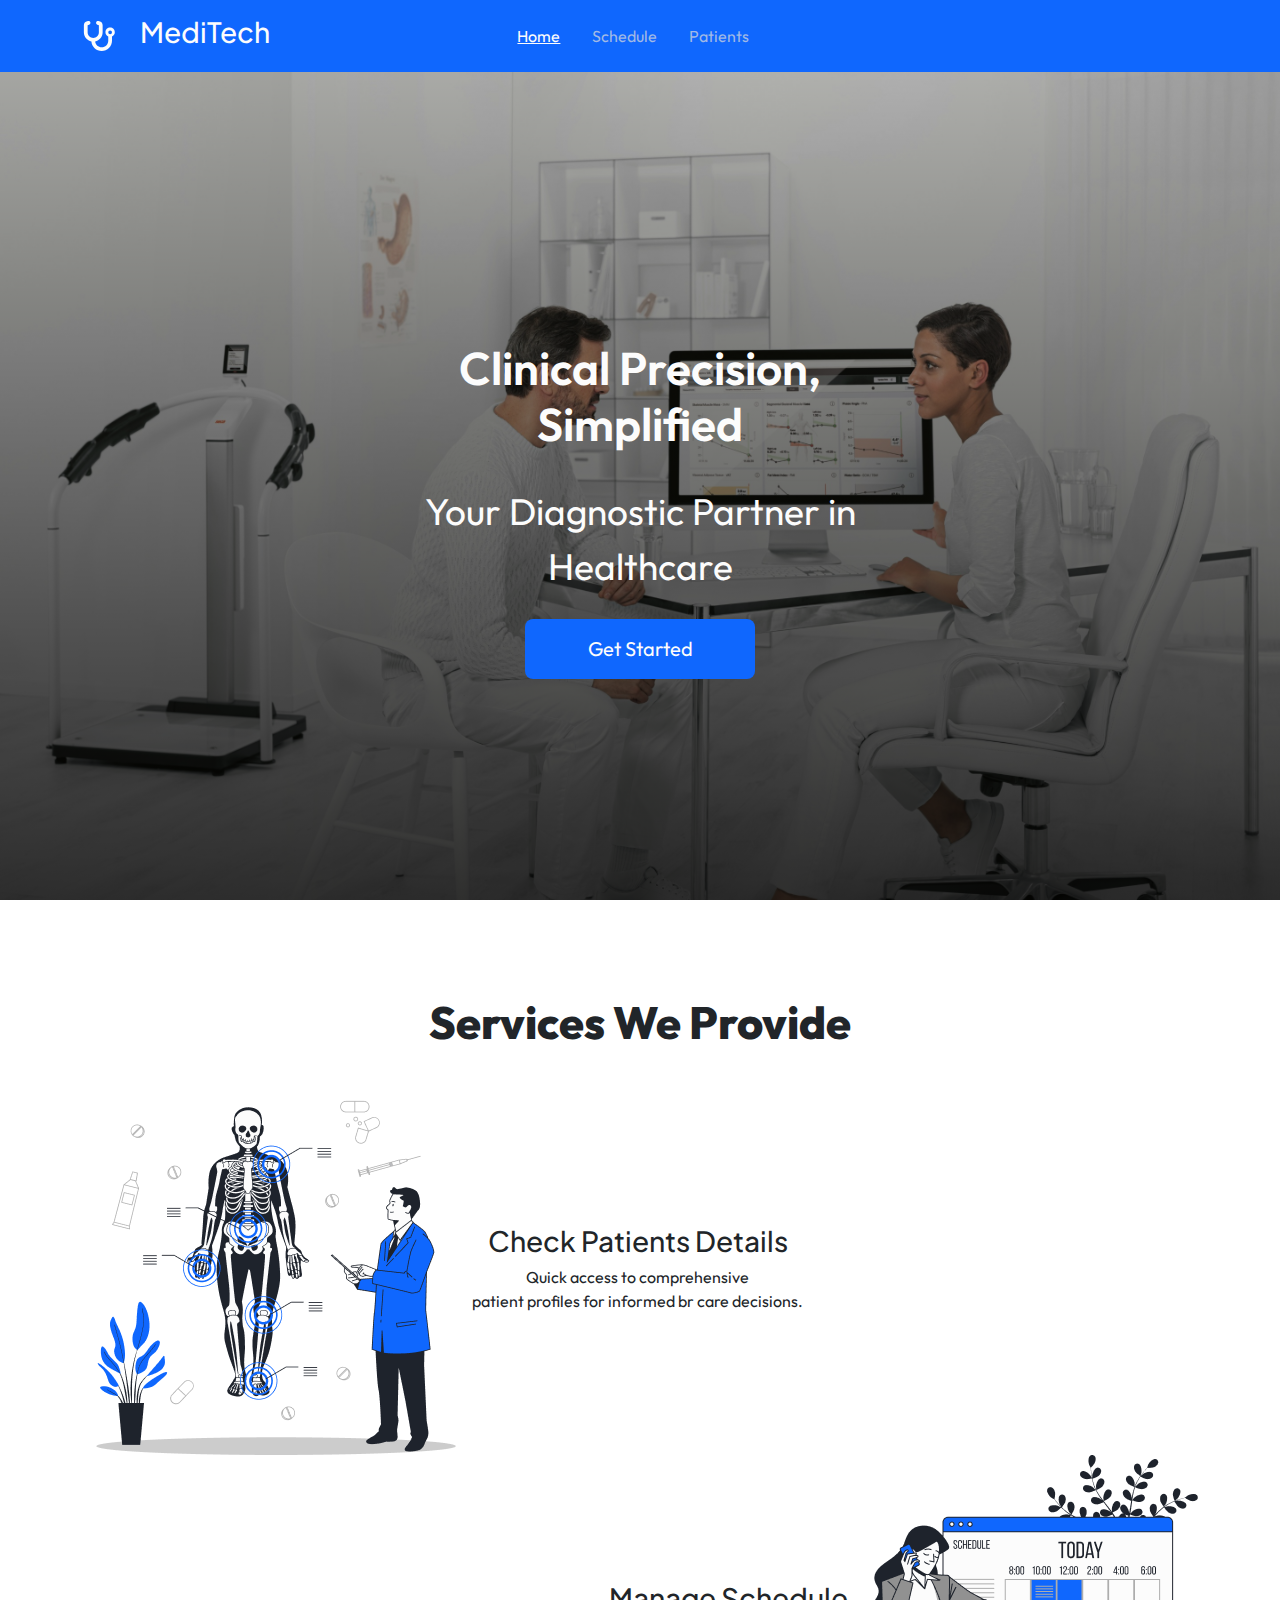
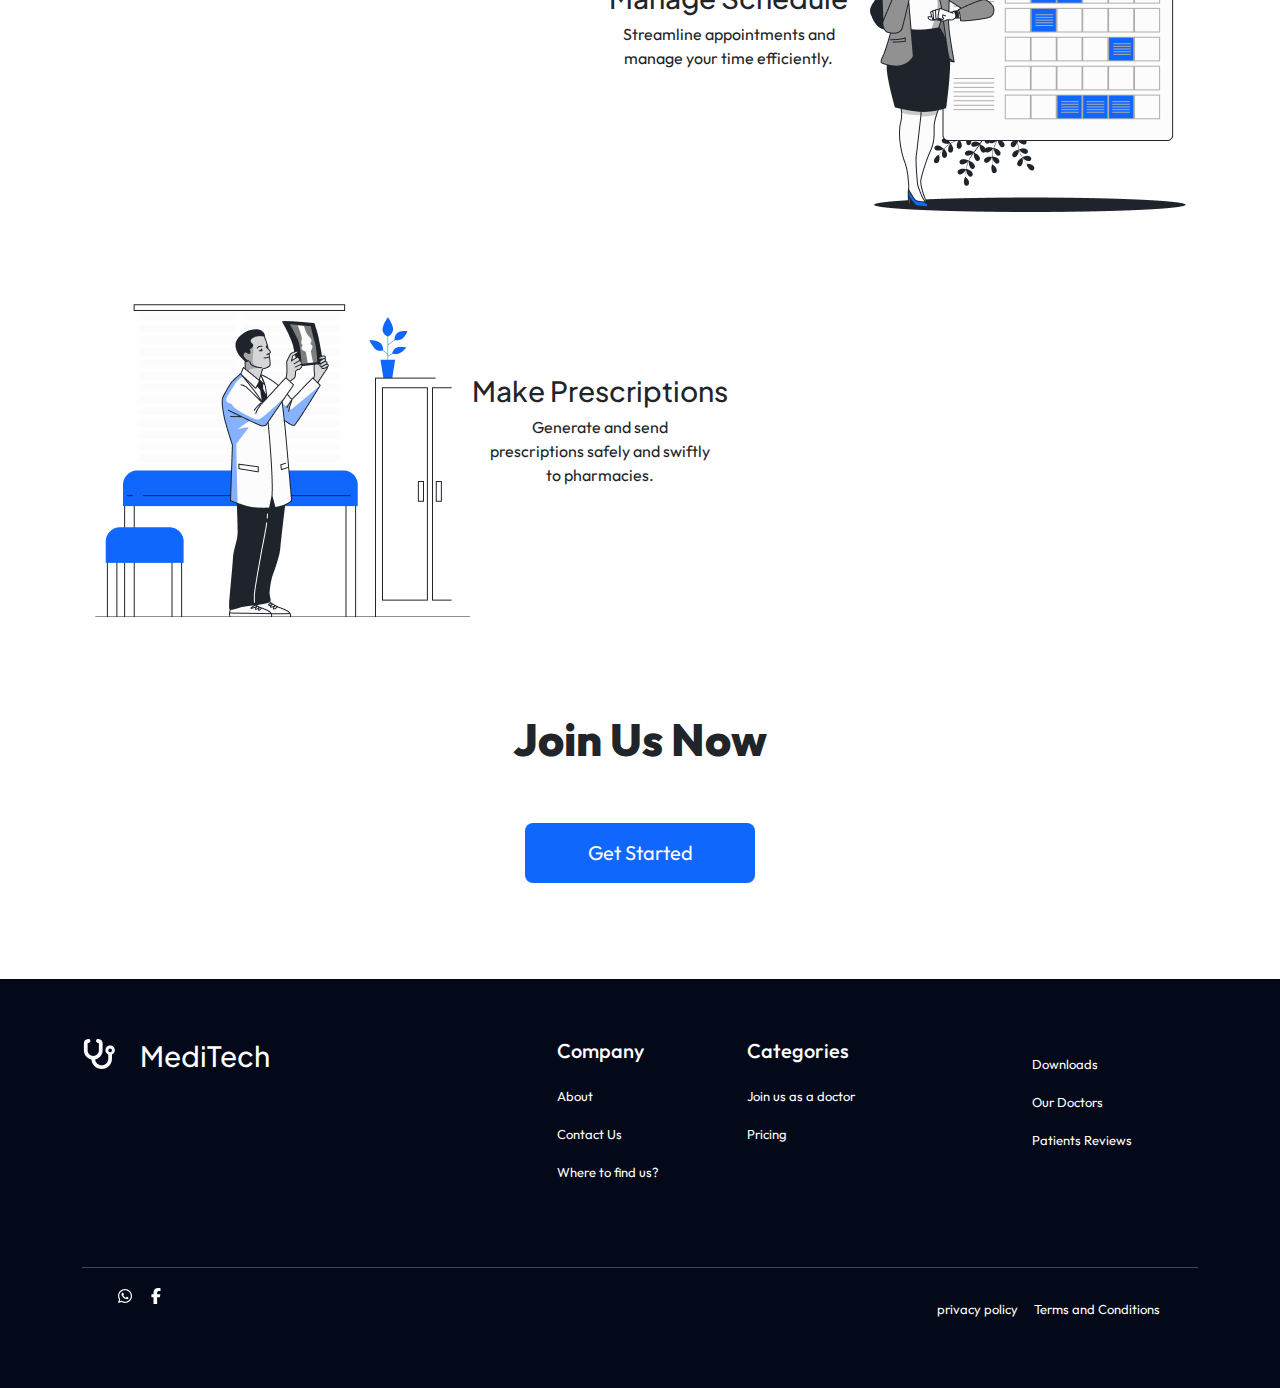
<file: index.html>
<!DOCTYPE html>
<html lang="en">

<head>
    <meta charset="UTF-8">
    <meta name="viewport" content="width=device-width, initial-scale=1.0">
    <title>MediTech</title>
    <link rel="stylesheet" href="css/bootstrap.min.css">
    <link rel="stylesheet" href="css/all.min.css">
    <link rel="preconnect" href="https://fonts.googleapis.com">
    <link rel="preconnect" href="https://fonts.gstatic.com" crossorigin>
    <link href="https://fonts.googleapis.com/css2?family=Outfit:wght@100..900&family=Plus+Jakarta+Sans:ital,wght@0,200..800;1,200..800&display=swap" rel="stylesheet">
    <link rel="stylesheet" href="css/style.css">
    
</head>
<body>
    <!-- START MAIN -->
    <nav class="navbar navbar-expand-lg sticky-top ">
        <div class="container">
            <i class="fa-solid fa-stethoscope icon pe-4"></i>
            <h3 class="first-text">MediTech</h3>
          <button class="navbar-toggler" type="button" data-bs-toggle="collapse" data-bs-target="#main" 
          aria-controls="main" aria-expanded="false" aria-label="Toggle navigation">
            <i class="fa-solid fa-bars"></i>
          </button>
          <div class="collapse navbar-collapse justify-content-center text-center  " id="main">
            <ul class="navbar-nav ">
              <li class="nav-item">
                <a class="nav-link p-lg-3 active text-decoration-underline" aria-current="page" href="index.html">Home</a>
              </li>
              <li class="nav-item">
                <a class="nav-link p-lg-3" href="">Schedule</a>
              </li>
              <li class="nav-item">
                <a class="nav-link p-lg-3" href="">Patients</a>
              </li>
              
            </ul>
            
          </div>
        </div>
      </nav>
    <!--END MAIN -->
    <!-- START LANDING SECTION -->
    <div class="landing d-flex justify-content-center align-items-center ">
        <div class="text-center text-white ">
            <h1 class="pt-5">Clinical Precision,<br> Simplified</h1>
            <p class=" pt-4 pb-2">Your Diagnostic Partner in<br> Healthcare</p>
            <form action="login.html"><button class="btn-login  main-btn btn-lg border-0  "  href="">Get Started</button></form>
        </div>
    </div>
    <!-- END LANDING SECTION -->
    <!-- START SERVICES -->
    <div class="services pt-5 pb-5 text-center">
        <div class="container">
            <div class="main-title mt-5 mb-5">
                <h2>Services We Provide</h2>
            </div>
            <div class="content-services">
                <div class="box1 d-flex justify-content-start align-items-center  ">
                    <img src="./images/2.png" alt="">
                    <div class="conten1 text-center">
                        <h3 class="boxes">Check Patients Details</h3>
                        <p>Quick access to comprehensive <br> patient profiles for informed br care decisions.</p>
                    </div>

                </div>
                <div class="box2 d-flex justify-content-end align-items-center  pb-5 r">
                    <div class="conten1 text-center ">
                        <h3 class="boxes">Manage Schedule</h3>
                        <p>Streamline appointments and <br> manage your time efficiently.</p>                        
                    </div>
                    <img src="./images/3.png" alt="">

                </div>
                <div class="box3 d-flex justify-content-start align-items-center  pb-5 ">
                    <img src="./images/4.png" alt="">
                    <div class="conten1 text-center ">
                        <h3 class="boxes">Make Prescriptions</h3>
                        <p>Generate and send <br> prescriptions safely and swiftly <br> to pharmacies.</p>
                    </div>

                </div>
            </div>
            <div class="sec-title mt-5 mb-5">
                <h2 class="pb-5">Join Us Now</h2>
                <form action="login.html"><button class="btn-login  main-btn btn-lg border-0 "  href="">Get Started</button></form>
            </div>
        </div>

    </div>
    <!-- END SERVICES -->
    <!-- START FOOTER -->
    <footer>
        <div class="container  text-center text-md-start text-white ">
            <div class="row">
                <div class=" col-md-6 col-lg-5 ">
                    <div class="logo d-flex">
                        <i class="fa-solid fa-stethoscope icon pe-4"></i>
                    <h3>MediTech</h3>
                    </div>

                </div>
                <div class="col-md-6 col-lg-2">
                    <div class="links">
                        <h5>Company</h5>
                        <ul class="list-unstyled lh-lg">
                            <li>About</li>
                            <li>Contact Us</li>
                            <li>Where to find us?</li>
                            
                        </ul>
                    </div>


                </div>
                <div class="col-md-6 col-lg-3">
                    <div class="links">
                        <h5>Categories</h5>
                        <ul class="list-unstyled lh-lg">
                            <li>Join us as a doctor</li>
                            <li>Pricing</li>
                            
                        </ul>
                    </div>


                </div>
                <div class="col-md-6 col-lg-2">
                    <div class="links">
                        <ul class="list-unstyled lh-lg">
                            <li>Downloads</li>
                            <li>Our Doctors</li>
                            <li>Patients Reviews</li>
                            
                        </ul>
                    </div>


                </div>
               
                


            </div>
            <hr>
            <div class="row  d-flex  text-white">
                <div class="social col-lg-9  ps-5">
                    <i class="fa-brands fa-whatsapp pe-3 "></i>
                    <i class="fa-brands fa-facebook-f "></i>
                </div>
                <div class="links-right col-lg-3 ">
                    <ul class="list-unstyled lh-lg d-flex ">
                        <li class="pe-3">privacy policy</li>
                        
                        <li>Terms and Conditions</li>
                        
                        
                    </ul>
                </div>
            </div>
            
        </div>
    </footer>
    <!-- END FOOTER -->
   


    <script src="js/bootstrap.bundle.min.js"></script>
    <script src="js/all.min.js"></script>
    <script src="js/main.js"></script>
</body>
</html>
</file>
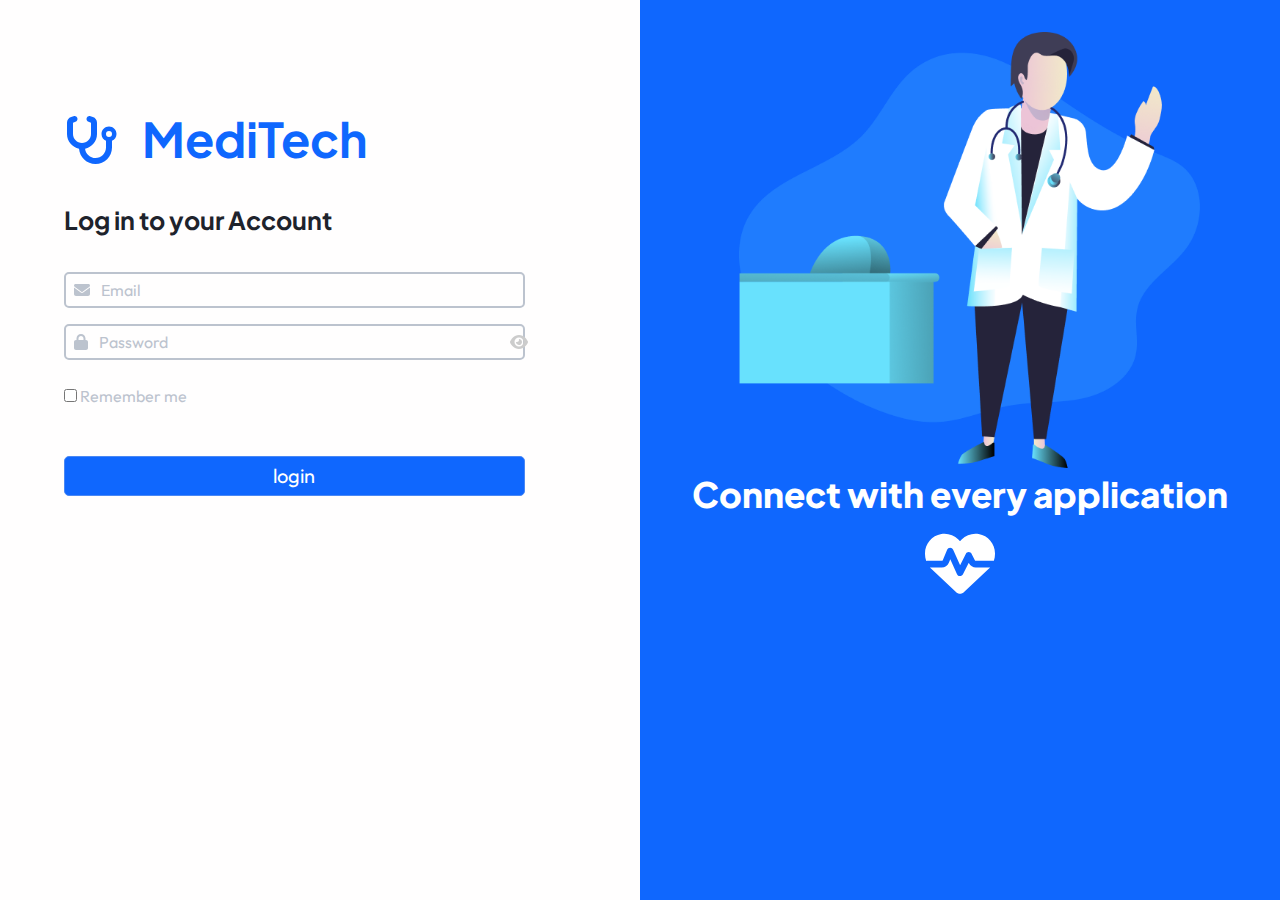
<file: login.html>
<!DOCTYPE html>
<html lang="en">
<head>
    <meta charset="UTF-8">
    <meta name="viewport" content="width=device-width, initial-scale=1.0">
    <title>MediTech</title>
    <link rel="stylesheet" href="css/bootstrap.min.css">
    <link rel="stylesheet" href="css/all.min.css">
    <link rel="preconnect" href="https://fonts.googleapis.com">
    <link rel="preconnect" href="https://fonts.gstatic.com" crossorigin>
    <link href="https://fonts.googleapis.com/css2?family=Outfit:wght@100..900&family=Plus+Jakarta+Sans:ital,wght@0,200..800;1,200..800&display=swap" rel="stylesheet">
    <link rel="stylesheet" href="css/style.css">

</head>
<bod>
        
    <!-- START LOGIN -->
    
        <div class="row-login d-flex  " >
            <form action="https://meditech20240428213036.azurewebsites.net/api/Account/Login" class="login-form" method="POST">
                <div class="cotent-center  ">
                    
                    <h1 class="tittel  fa-3x"> <i class="fas  fa-stethoscope pe-4 "></i>MediTech</h1>
                    <p class="text-left pb-3 ">Log in to your Account </p>
                    <div class="input-field mb-3 pt-1 pb-1">
                            <i class="fas fa-envelope ps-2 pe-2"></i>
                            <input type="email" name="email" class="box" placeholder="Email"  >
                    </div>
                    <div class="input-field mb-3  pt-1 pb-1">
                        <i class="fas fa-lock ps-2 pe-2 "></i>
                        <input type="password" class="box" name="password" placeholder="Password" >
                        <span onclick="showPassword(this)" class="eye-pass  position-absolute "><i class="fas fa-eye pe-2"></i></span>
                        <script>
                            function showPassword(elem){
                                let myInput = elem.parentElement.querySelector('input');
                                if(myInput.type == 'text'){
                                    myInput.type = 'password'
                                }else if(myInput.type == 'password'){
                                    myInput.type = 'text'
                                }
                              
                               
                            }
                        </script>
                    </div>
                    <div class="check  mt-4 mb-5 ">
                        <input type="checkbox"  value="Remember me">
                        <label for="">Remember me</label>
                    </div>
                    
                    <input type="submit" value="login" id="submit" class=" pt-1 pb-1" >
                </div>
            </form>
            <div class="content-login  ">
                <div class="content-login-top text-center ">
                    <img src="./images-login/Doctor.png" alt="Doctor"  >

                </div>
                
                <p class="text-right">Connect with every application  <br> <i class="fas fa-heart-pulse fa-2x  pt-2"></i></p>
                
            </div>
        </div>
      
    <!-- </div> -->
    <!-- END LOGIN -->


    <script src="js/bootstrap.bundle.min.js"></script>
    <script src="js/all.min.js"></script> 
    <script src="js/main.js"></script>
</body>
</html>
</file>
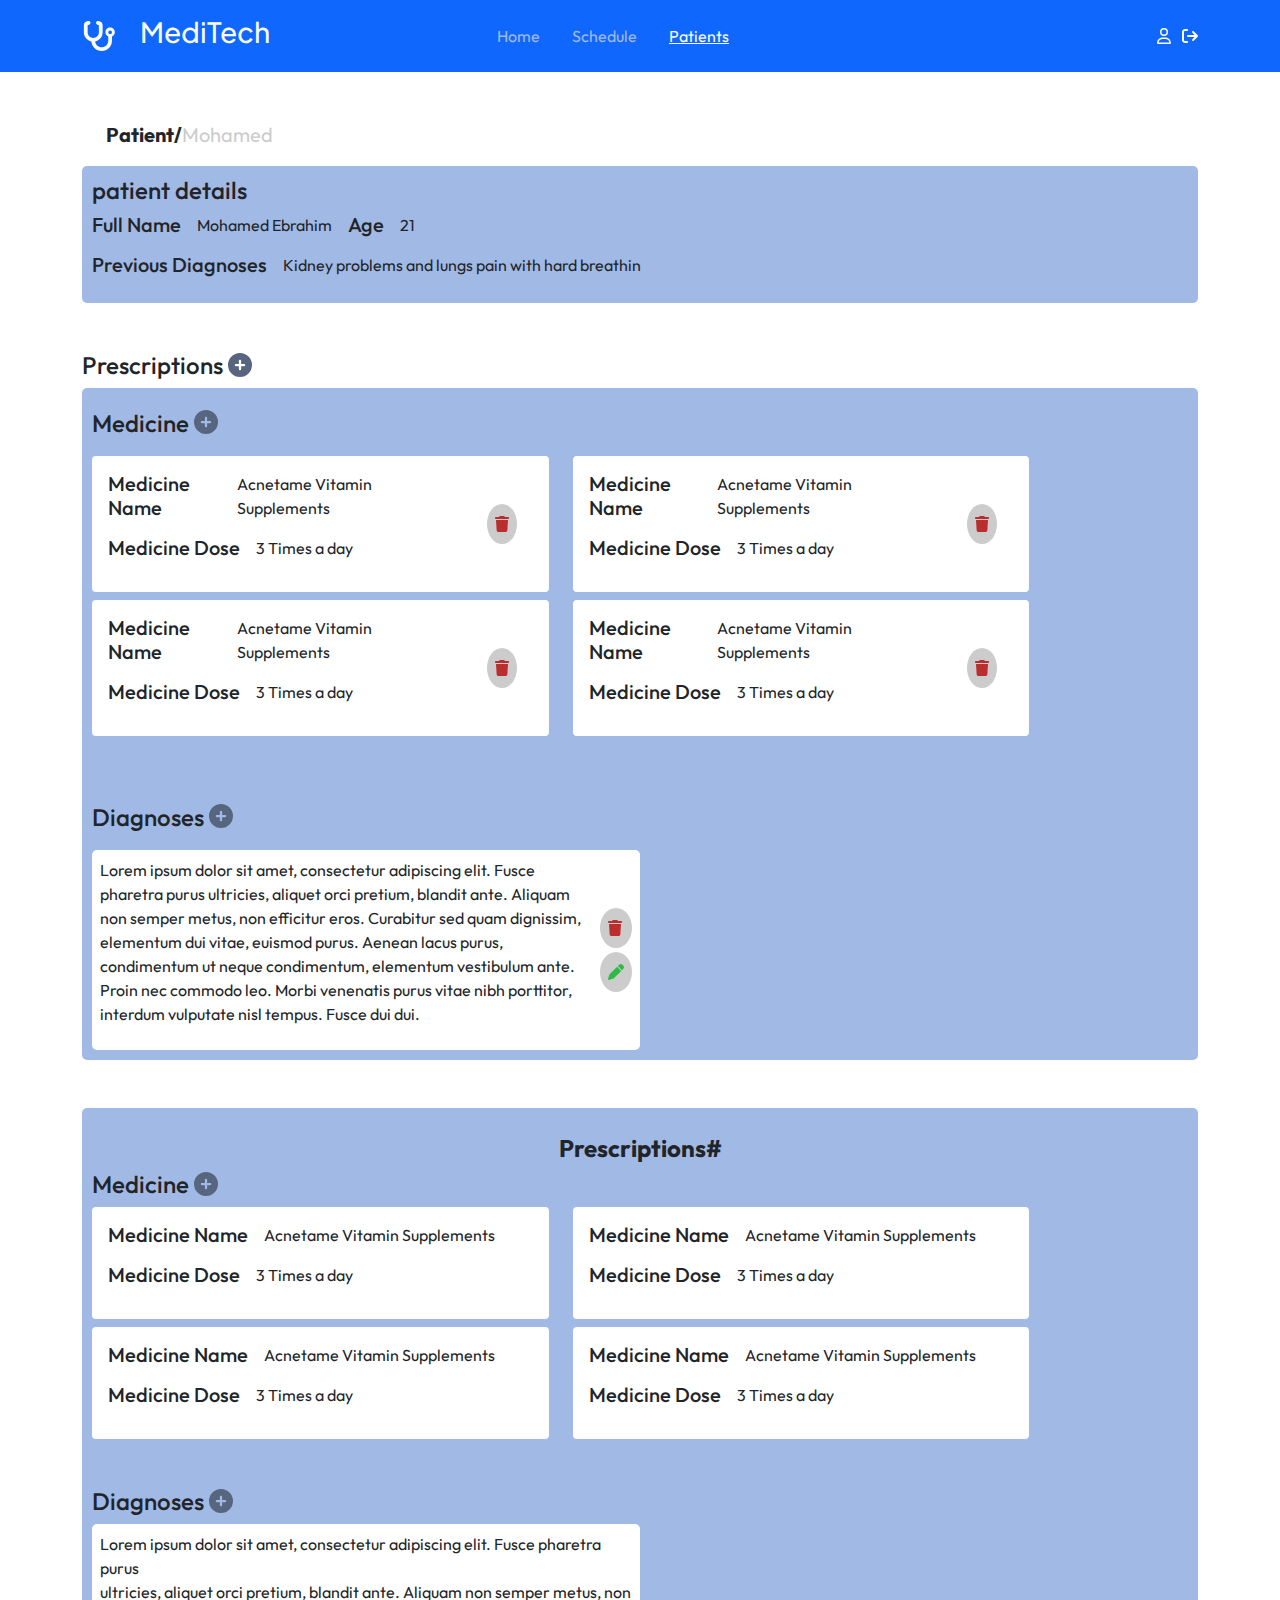
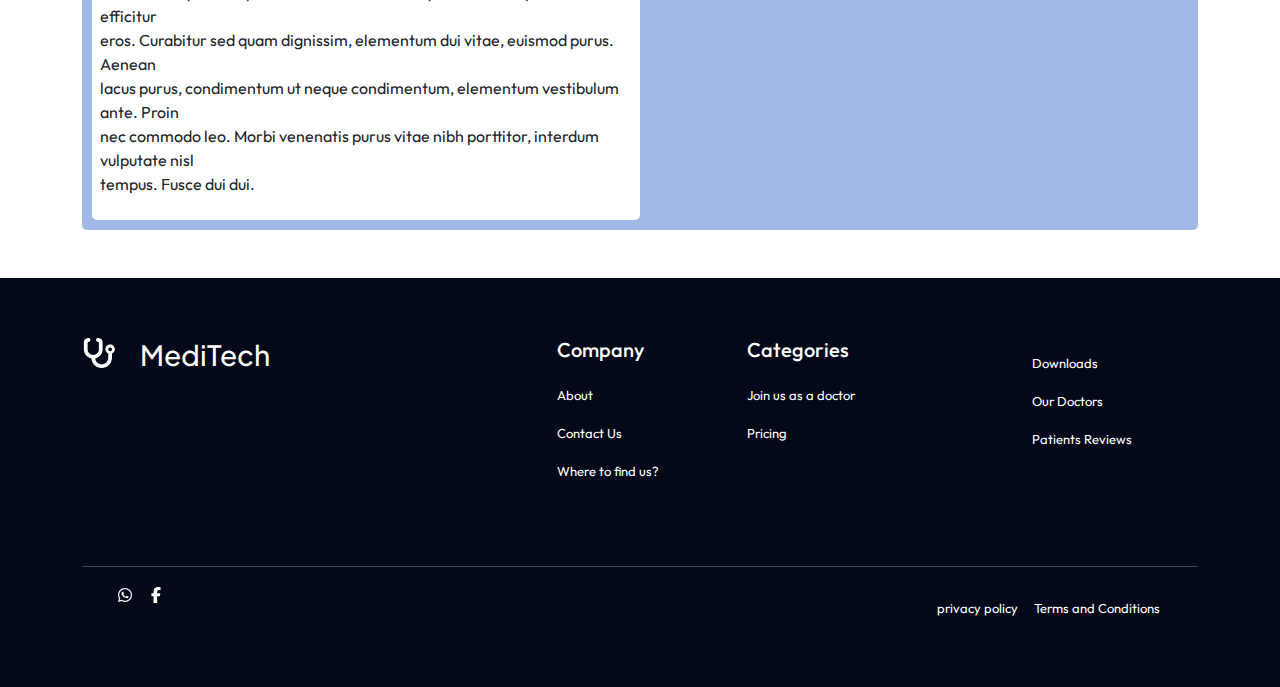
<file: Patients.html>
<!DOCTYPE html>
<html lang="en">
<head>
    <meta charset="UTF-8">
    <meta name="viewport" content="width=device-width, initial-scale=1.0">
    <title>MediTech</title>
    <link rel="stylesheet" href="css/bootstrap.min.css">
    <link rel="stylesheet" href="css/all.min.css">
    <link rel="preconnect" href="https://fonts.googleapis.com">
    <link rel="preconnect" href="https://fonts.gstatic.com" crossorigin>
    <link href="https://fonts.googleapis.com/css2?family=Outfit:wght@100..900&family=Plus+Jakarta+Sans:ital,wght@0,200..800;1,200..800&display=swap" rel="stylesheet">
    <link rel="stylesheet" href="css/style.css">
    
</head>
<body>
    <!-- START MAIN -->

    <nav class="navbar navbar-expand-lg sticky-top ">
      <div class="container">
          <i class="fa-solid fa-stethoscope icon pe-4"></i>
          <h3 class="first-text">MediTech</h3>
        <button class="navbar-toggler" type="button" data-bs-toggle="collapse" data-bs-target="#main" 
        aria-controls="main" aria-expanded="false" aria-label="Toggle navigation">
          <i class="fa-solid fa-bars"></i>
        </button>
        <div class="collapse navbar-collapse justify-content-center text-center  " id="main">
          <ul class="navbar-nav ">
            <li class="nav-item">
              <a class="nav-link p-lg-3 " aria-current="page" href="index.html">Home</a>
            </li>
            <li class="nav-item">
              <a class="nav-link p-lg-3" href="schedule.html">Schedule</a>
            </li>
            <li class="nav-item">
              <a class="nav-link p-lg-3 active text-decoration-underline" href="Patients.html">Patients</a>
            </li>
            
          </ul>
          
        </div>
        <div class="nav-icon">
          <i class="fa-regular fa-user pe-2" ></i>
          <i class="fa-solid fa-arrow-right-from-bracket"></i>
        </div>
      </div>
    </nav>
    <!--END MAIN -->
    <!-- START Patient Details -->
    <div class="container">
        <div class="sec-one mt-5 mb-5">
            <p class="ps-4 paragragh-top"><b>Patient/</b><span >Mohamed</span></p>
            <div class="patient-details ">
                <h4 class="text-lowercase">Patient Details</h4>
                <div class="row-one d-flex">
                    <h5 class="pe-3">Full Name</h5>
                    <p class="pe-3">Mohamed Ebrahim</p>
                    <h5 class="pe-3">Age</h5>
                    <p>21</p>
                </div>
                <div class="row-two d-flex">
                  <h5 class="pe-3">Previous Diagnoses</h5>
                  <p>Kidney problems and lungs pain with hard breathin</p>
                  
              </div>

            </div>
        </div>
        <div class="sec-two mb-5">
          <h4>Prescriptions <i class="fa-solid fa-circle-plus "></i></h4>
          <div class="prescriptions">
            <div class="content-one">
              <h4>Medicine 
                <!-- Button trigger modal -->
              <button type="button" class="btn-icon bg-transparent border-0" data-bs-toggle="modal" data-bs-target="#staticBackdrop">
                <i class="fa-solid fa-circle-plus"></i>
              </button>

              <!-- Modal -->
              <div class="modal fade" id="staticBackdrop" data-bs-backdrop="static" data-bs-keyboard="false" tabindex="-1" aria-labelledby="staticBackdropLabel" aria-hidden="true">
                <div class="modal-dialog">
                  <div class="modal-content">
                    <div class="modal-header">
                      <h5 class="modal-title text-center " id="staticBackdropLabel">Medicine Details</h5>
                    </div>
                    <div class="modal-body">
                      <div class="text-center ">
                        <div class="input-one">
                          <label for="name" class="pb-4">
                            Name
                            <input type="text"id="name" name="name" value="" class="bg-transparent ms-3 ">
                          </label>
                        </div>

                        <div class="input-two">
                          <label for="dose" class="">
                            Dose
                            <input type="text"id="dose" name="dose" value="" class="bg-transparent ms-4 ">
                          </label>
                        </div>
                      </div>
                    </div>
                    <div class="modal-footer">
                      <button type="button" class="btn me-4">Applay</button>
                      <button type="button" class="btn ms-4 " data-bs-dismiss="modal">Cancle</button>
                    </div>
                  </div>
                </div>
              </div>
              </h4>
              <div class="info-row-one d-flex  ">
                <div class="top-left col-5  bg-white d-flex me-4 p-3 mb-2 rounded-2  justify-content-center align-items-center">
                  <div class="info-box">
                  <div class="info-top d-flex  ">
                    <h5 class="pe-3">Medicine Name</h5>
                      <p class="pe-3">Acnetame Vitamin Supplements</p>
                  </div>
                  <div class="info-but d-flex ">
                    <h5 class="pe-3">Medicine Dose</h5>
                      <p class="pe-3">3 Times a day</p>
                  </div>
                </div>
                
                <div class="box-icon p-2  ms-5 me-3  trashstyle  ">
                  <i class="fa-solid fa-trash"></i>
                  </div>
                </div>
                <div class="top-right  col-5 bg-white d-flex me-2 p-3 mb-2  rounded-2 justify-content-center align-items-center ">
                  <div class="info-box">
                  <div class="info-top d-flex">
                    <h5 class="pe-3">Medicine Name</h5>
                      <p class="pe-3">Acnetame Vitamin Supplements</p>
                  </div>
                  <div class="info-but d-flex">
                    <h5 class="pe-3">Medicine Dose</h5>
                      <p class="pe-3">3 Times a day</p>
                  </div>
                </div>
                
                <div class="box-icon p-2   ms-5 me-3 trashstyle ">
                  <i class="fa-solid fa-trash"></i>
                  </div>
                </div>
              </div>

              <div class="info-row-two d-flex ">
                <div class="top-left col-5 bg-white d-flex me-4 p-3 mb-2 rounded-2 justify-content-center align-items-center">
                  <div class="info-box">
                  <div class="info-top d-flex">
                    <h5 class="pe-3">Medicine Name</h5>
                      <p class="pe-3">Acnetame Vitamin Supplements</p>
                  </div>
                  <div class="info-but d-flex">
                    <h5 class="pe-3">Medicine Dose</h5>
                      <p class="pe-3">3 Times a day</p>
                  </div>
                </div>
                
                <div class="box-icon p-2 ms-5 me-3   trashstyle ">
                  <i class="fa-solid fa-trash"></i>
                  </div>
                </div>
                <div class="top-right col-5 bg-white d-flex me-4 p-3 mb-2 rounded-2  justify-content-center align-items-center">
                  <div class="info-box">
                  <div class="info-top d-flex">
                    <h5 class="pe-3">Medicine Name</h5>
                      <p class="pe-3">Acnetame Vitamin Supplements</p>
                  </div>
                  <div class="info-but d-flex">
                    <h5 class="pe-3">Medicine Dose</h5>
                      <p class="pe-3">3 Times a day</p>
                  </div>
                </div>
                
                <div class="box-icon p-2 ms-5 me-3   trashstyle">
                  <i class="fa-solid fa-trash"></i>
                  </div>
                </div>
              </div>
              
              
            </div>
            <h4 class="mt-5">Diagnoses 
              
              <!-- Button trigger modal -->
              <button type="button" class="btn-icon bg-transparent border-0" data-bs-toggle="modal" data-bs-target="#staticBackdrop-2">
                <i class="fa-solid fa-circle-plus"></i>
              </button>

              <!-- Modal -->
              <div class="modal fade" id="staticBackdrop-2" data-bs-backdrop="static" data-bs-keyboard="false" tabindex="-1" aria-labelledby="staticBackdropLabel" aria-hidden="true">
                <div class="modal-dialog">
                  <div class="modal-content2">
                    <div class="modal-header">
                      <h5 class="modal-title" id="staticBackdropLabel">Diagnoses</h5>
                    </div>
                    <div class="modal-body">
                      <textarea name="" id="dose-text" class="bg-transparent  diagnosetext" ></textarea>
                      <!-- <input type="text" id="dose-text" value="" class="bg-transparent  diagnosetext"> -->
                    </div>
                    <div class="modal-footer">
                      <button type="button" class="btn">Applay</button>
                      <button type="button" class="btn " data-bs-dismiss="modal">Cancle</button>
                    </div>
                  </div>
                </div>
              </div> 
            </h4>
            <div class="info-but bg-white d-flex p-2 col-6">
              <div class="but-left ">
                <p>Lorem ipsum dolor sit amet, consectetur adipiscing elit. Fusce pharetra purus  ultricies, aliquet orci pretium, blandit ante. Aliquam non semper metus, non efficitur eros. Curabitur sed quam dignissim, elementum dui vitae, euismod purus. Aenean lacus purus, condimentum ut neque condimentum, elementum vestibulum ante. Proin  nec commodo leo. Morbi venenatis purus vitae nibh porttitor, interdum vulputate nisl  tempus. Fusce dui dui.</p>

              </div>
              <div class="icon-del-add align-content-center ps-3 ">
                <div class="box-icon p-2 rounded-circle mb-1">
                <i class="fa-solid fa-trash"></i>
                </div>
                <div class="box-icon  p-2 rounded-circle">
                  <i class="fa-solid fa-pen"></i>
                </div>

              </div>
            </div>

          </div>
          


        </div>
        <div class="sec-3th mb-5">
          <div class="prescriptions mt-5 ">
            <h4 class="text-center pt-3"><b>Prescriptions#</b></h4>
            <div class="content-one">
              <h4>Medicine <i class="fa-solid fa-circle-plus"></i></h4>
              <div class="info-row-one d-flex ">
                <div class="top-left col-5 bg-white d-flex me-4 p-3 mb-2 rounded-2">
                  <div class="info-box">
                  <div class="info-top d-flex">
                    <h5 class="pe-3">Medicine Name</h5>
                      <p class="pe-3">Acnetame Vitamin Supplements</p>
                  </div>
                  <div class="info-but d-flex">
                    <h5 class="pe-3">Medicine Dose</h5>
                      <p class="pe-3">3 Times a day</p>
                  </div>
                </div>
                
                
                </div>
                <div class="top-right col-5 bg-white d-flex me-4 p-3 mb-2 rounded-2">
                  <div class="info-box">
                  <div class="info-top d-flex">
                    <h5 class="pe-3">Medicine Name</h5>
                      <p class="pe-3">Acnetame Vitamin Supplements</p>
                  </div>
                  <div class="info-but d-flex">
                    <h5 class="pe-3">Medicine Dose</h5>
                      <p class="pe-3">3 Times a day</p>
                  </div>
                </div>
                </div>
              </div>

              <div class="info-row-two d-flex ">
                <div class="top-left col-5 bg-white d-flex me-4 p-3 rounded-2">
                  <div class="info-box">
                  <div class="info-top d-flex">
                    <h5 class="pe-3">Medicine Name</h5>
                      <p class="pe-3">Acnetame Vitamin Supplements</p>
                  </div>
                  <div class="info-but d-flex">
                    <h5 class="pe-3">Medicine Dose</h5>
                      <p class="pe-3">3 Times a day</p>
                  </div>
                </div>
                </div>
                <div class="top-right col-5 bg-white d-flex me-4 p-3  rounded-2">
                  <div class="info-box">
                  <div class="info-top d-flex">
                    <h5 class="pe-3">Medicine Name</h5>
                      <p class="pe-3">Acnetame Vitamin Supplements</p>
                  </div>
                  <div class="info-but d-flex">
                    <h5 class="pe-3">Medicine Dose</h5>
                      <p class="pe-3">3 Times a day</p>
                  </div>
                </div>
                </div>
              </div>
              
              
            </div>
            <h4 class="mt-5">Diagnoses <i class="fa-solid fa-circle-plus"></i></h4>
            <div class="info-but bg-white d-flex p-2  col-6">
              <div class="but-left ">
                <p>Lorem ipsum dolor sit amet, consectetur adipiscing elit. Fusce pharetra purus <br> ultricies, aliquet orci pretium, blandit ante. Aliquam non semper metus, non efficitur <br> eros. Curabitur sed quam dignissim, elementum dui vitae, euismod purus. Aenean <br> lacus purus, condimentum ut neque condimentum, elementum vestibulum ante. Proin <br> nec commodo leo. Morbi venenatis purus vitae nibh porttitor, interdum vulputate nisl <br> tempus. Fusce dui dui.</p>

              </div>
            </div>

          </div>
          


        </div>
    </div>
    <!-- END Patient Details -->

    <!-- START FOOTER -->
    <footer>
        <div class="container  text-center text-md-start text-white ">
            <div class="row">
                <div class=" col-md-6 col-lg-5 ">
                    <div class="logo d-flex">
                        <i class="fa-solid fa-stethoscope icon pe-4"></i>
                    <h3>MediTech</h3>
                    </div>

                </div>
                <div class="col-md-6 col-lg-2">
                    <div class="links">
                        <h5>Company</h5>
                        <ul class="list-unstyled lh-lg">
                            <li>About</li>
                            <li>Contact Us</li>
                            <li>Where to find us?</li>
                            
                        </ul>
                    </div>


                </div>
                <div class="col-md-6 col-lg-3">
                    <div class="links">
                        <h5>Categories</h5>
                        <ul class="list-unstyled lh-lg">
                            <li>Join us as a doctor</li>
                            <li>Pricing</li>
                            
                        </ul>
                    </div>


                </div>
                <div class="col-md-6 col-lg-2">
                    <div class="links">
                        <ul class="list-unstyled lh-lg">
                            <li>Downloads</li>
                            <li>Our Doctors</li>
                            <li>Patients Reviews</li>
                            
                        </ul>
                    </div>


                </div>
               
                


            </div>
            <hr>
            <div class="row  d-flex  text-white">
                <div class="social col-lg-9  ps-5">
                    <i class="fa-brands fa-whatsapp pe-3 "></i>
                    <i class="fa-brands fa-facebook-f "></i>
                </div>
                <div class="links-right col-lg-3 ">
                    <ul class="list-unstyled lh-lg d-flex ">
                        <li class="pe-3">privacy policy</li>
                        
                        <li>Terms and Conditions</li>
                        
                        
                    </ul>
                </div>
            </div>
            
        </div>
    </footer>
    <!-- END FOOTER -->
   
   


    <script src="js/bootstrap.bundle.min.js"></script>
    <script src="js/all.min.js"></script>
    <script src="js/main.js"></script>
</body>
</html>
</file>
<file: css/style.css>
:root {
    --main-color:#0F67FE;
    --white-color:#FFFFFF;
    --secwhite-color:#FCFCFC;
    --dark-color:#1E232C;
    --light-color:#A1B9E5;
    --black-color:#040919;
    --gray-color:#57657F;
    --red-colo:#BB2E2E;
    --green-color:#2FBA45;
    --login-color:#BCC3CE;
    --input-color:#CCCCCC;
    

}
* {
    margin: 0;
    padding: 0;

}

body {

    font-family:  "Outfit","Plus Jakarta Sans", sans-serif;
    
}
/* scrollbar */
 /* width */
 ::-webkit-scrollbar {
    width: 15px;
    height: 8px;
  }
  
  /* Track */
  ::-webkit-scrollbar-track {
    box-shadow: initial 0 0 5px transparent; 
    border-radius: 5px;
  }
   
  /* Handle */
  ::-webkit-scrollbar-thumb {
    background:#007fff; 
    border-radius: 15px;
  }
  
  /* Handle on hover */
  ::-webkit-scrollbar-thumb:hover {
    background: #0F67FE; 
  }








/* START NAVBAR */
.navbar {
    background-color: var(--main-color);
}

/* #main {
    padding-right: 30px;
} */
.nav-icon {
    color: var(--secwhite-color);
}
 .icon {
    font-size: 30px;
    color: var(--secwhite-color);
}
.navbar-collapse {
    margin-right: 18%;
}
.navbar .first-text {
    color: var(--secwhite-color);
    font-family: "Plus Jakarta Sans", sans-serif;
    width: 800;
    size:30px ;

}
.navbar .navbar-nav .nav-link {
    color: var(--secwhite-color);
} 

.navbar .navbar-nav .nav-link .active,
.navbar .navbar-nav .nav-link:focus,
.navbar .navbar-nav .nav-link:hover {
    color: var(--secwhite-color);
}
.navbar .navbar-nav .nav-link:not(.active) {
    color: var(--light-color);
}
.navbar .navbar-toggler {
    color: white;
    font-size: 15px;
    border-color: white;

}
.navbar .navbar-toggler:focus {
    box-shadow: none;
}
/* END NAVBAR */
/* START LANDING SECTION */
.landing {
    background-image: linear-gradient(rgba(0,0,0,0.3),rgba(0,0,0,0.8)),url(../images/1.jpeg);
    background-repeat: no-repeat;
    width: 100%;
    background-size: cover;
    background-position: center;
    min-height: calc(100vh - 72px);
}

.landing h1{
    font-family:"Outfit", sans-serif;
    font-weight: 600;
    font-size: 46px;
    
    color: var(--secwhite-color);

}
.landing p {
    font-family:"Outfit", sans-serif;
    font-weight: 400;
    font-size: 37px;
    color: var(--secwhite-color);
}
.main-btn {
    color: var(--secwhite-color);
    background-color: var(--main-color);
    width: 230px;
    height: 60px;
    border-radius: 8px;

}
.main-btn:hover {
    color: var(--secwhite-color);
}


/* END LANDING SECTION */
/* START SERVICES */
 h2 {
    font-family:"Outfit", sans-serif;
    font-weight: 800;
    font-size: 45px;

}



/* END SERVICES */



/* START LOGIN */
.login-form {
    display: flex;
    flex-direction: column;
    width: 50%;
    height: 100v;
   padding-left: 5%;
   padding-right: 5%;
   padding-top: 3%;
    background: #fffefe;
}

.login-form h1 {
    font-family: "Plus Jakarta Sans";
    font-weight: bold;
    font-size: 48px;
    line-height: 48px;
    letter-spacing: -1%;
    padding-top: 15%;
    padding-bottom: 30px;
    color: #0F67FE;
}

.text-left {
    font-family: "Plus Jakarta Sans";
    font-weight: bold;
    font-size: 25px;
    color: #1E232C; 
}
.input-field {
    width: 90%;
    border:2px  solid var(--login-color);
    color: var(--login-color);
    border-radius: 5px;
    

}

.input-field input {
    border: none;
   outline:none ;
   background: transparent;
   width: 90%;
    
}

::placeholder {
    color:var(--login-color) ;
}
.input-field:hover {
    border:2px  solid #7ba6f1;
}


.check{
    color: var(--login-color);
}
input[type="checkbox" i] {
    background-color: var(--main-color);
}

#submit {
    width: 90%;
    margin-bottom: 30px;
    border-radius: 5px;
    background: #0F67FE;
    color: #FFFFFF;
    border: 1px solid #4a88f4;
    font-size: 20px;
} 

/* content */
.content-login {
    width: 50%;
    background: #0F67FE;
    border: none;
    height: 100vh;


     
}
.content-login-top img {
    width: 75%;
    padding-top: 5%;
    padding-left: 3%;
}
.text-right {
    font-family: "Plus Jakarta Sans";
    font-weight: 800;
    font-size: 35px;
    color: #FFFFFF;
    text-align: center;
}


/* END LOGIN */
/*  START SCHEDULE-SECTION  */
.ui-widget.ui-widget-content {
    border: 0px ;
}
.ui-widget-header {
    border: none;
    background: none;
    color: #333333;
    font-weight: bold;
    display: flex;
    
}
.ui-tabs .ui-tabs-nav li {
    list-style: none;
    position: relative;
    top: 0;
    margin: 0 26px 5px 0;
    border:1px solid var(--main-color);
    /* white-space: nowrap; */
    width: 236px;
    height: 250px;

}

.days {
    overflow-x: scroll;
}

.section-two table {
    border: 30px solid var(--main-color) ;
    border-radius: 50px;
}
/*  END SCHEDULE-SECTION  */




/* START Patient Details */
.paragragh-top {
    font-size: 20px;
}
span {
    color: var(--input-color);
}
.i-login {
    color: var(--secwhite-color);
}
/* .i-login:hover {
    color: var(--secwhite-color);
} */

.patient-details {
    background-color: var(--light-color);
    padding: 10px;
    border-radius: 5px;

}
.row-one {
    border: none;
}
.sec-two .prescriptions {
    background-color: var(--light-color);
    padding: 10px;
    border-radius: 5px;
}
.sec-two .prescriptions .info-row-one .top-left .info-top ,.info-but{
   
    border-radius:5px;

}
.sec-two .prescriptions .top-right {
    border-radius:5px ;
    
}
.sec-3th .prescriptions {
    background-color: var(--light-color);
    padding: 10px;
    border-radius: 5px;
}
.fa-circle-plus {
    
    color: var(--gray-color);
}
.fa-trash {
    color:var(--red-colo);
}

.trashstyle {
    height: 40px;
}
.fa-pen {
    color:var(--green-color) ;
}
.box-icon {
    background-color: var(--input-color);
    border-radius: 50%;
}
.modal {
    position: fixed;
    top: 0;
    left: 0;
    z-index: 1060;
    display: none;
    width: 100%;
    height: 100%;
    overflow-x: hidden;
    overflow-y: auto;
    outline: 0;
    text-align: center;
   
    
}
.modal-content {
    position: relative;
    display: flex;
    flex-direction: column;
    width: 100%;
    pointer-events: auto;
    background-color:#57657F;
    background-clip: padding-box;
    border: 1px solid rgba(0, 0, 0, .2);
    border-radius: .3rem;
    outline: 0;
    color: var(--white-color);
    padding-top: 30px;
    padding-bottom: 30px;
    padding-right: 0;
    padding-left: 0;
}
.modal-header {
    display: flex;
    flex-shrink: 0;
    align-items: center;
    justify-content: center;
    padding: 1rem 1rem;
    border-bottom: 0 solid #dee2e6;
    border-top-right-radius: calc(.3rem - 1px);
}
.modal-footer {
    display: flex;
    flex-wrap: wrap;
    flex-shrink: 0;
    align-items: center;
    justify-content: center;
    padding: .75rem;
    border-top: 0px solid #dee2e6;
    border-bottom-right-radius: calc(.3rem - 1px);
    border-bottom-left-radius: calc(.3rem - 1px);
}
.btn {
    display: inline-block;
    font-weight: 600;
    line-height: 1.5;
    color: #212529;
    text-align: center;
    text-decoration: none;
    vertical-align: middle;
    cursor: pointer;
    -webkit-user-select: none;
    -moz-user-select: none;
    user-select: none;
    background-color:var(--white-color);
    border: 1px solid transparent;
    padding: .375rem .75rem;
    font-size:20px;
    width: 180px;
    height: 50px;
    border-radius: .25rem;

    /* transition: color .15s ease-in-out, background-color .15s ease-in-out, border-color .15s ease-in-out, box-shadow .15s ease-in-out; */
}
.bg-transparent {
    height: 50px;
    border: 2px solid var(--white-color);
    border-radius: 3px;
    color: var(--input-color);
}
.modal-title {
    font-weight: 800;
    font-size: 35px;
}
.diagnosetext {
    width: 525px;
    height: 159px;
    

}
.modal-content2 {
    position: relative;
    display: flex;
    flex-direction: column;
    width: 600px;
    pointer-events: auto;
    background-color:#57657F;
    background-clip: padding-box;
    border: 1px solid rgba(0, 0, 0, .2);
    border-radius: .3rem;
    outline: 0;
    color: var(--white-color);
    padding-top: 30px;
    padding-bottom: 30px;
    padding-right: 0;
    padding-left: 0;
    
    
}


/* END Patient Details */

/* START FOOTER */
footer {
    background-color:var(--black-color);
    

}
h3 {
    
    font-family: "Plus Jakarta Sans", sans-serif;
    width: 800;
    size:30px ;
    

}
footer ul li {
    font-size: 13px;
    padding-top: 12px;
    

}
footer .container {
    padding-top: 60px;
  
}
footer .container .row {
    padding-bottom: 50px;
}

/* END FOOTER */
</file>
